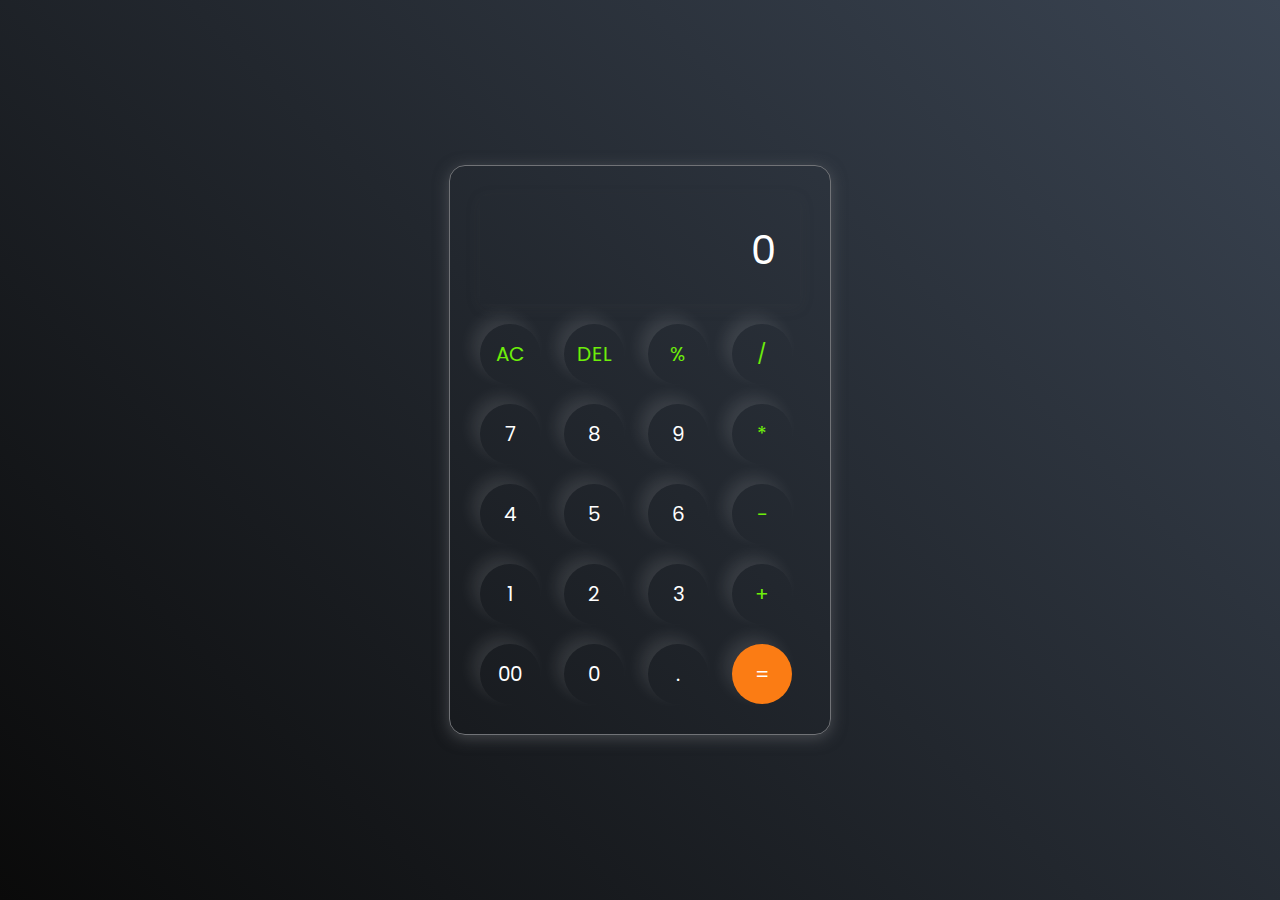
<file: Web-Engineering/calculator/index.html>
<!DOCTYPE html>
<head>
    <title>Calculator Umar Ali</title>
    <link rel="stylesheet" type="text/css" href="styles.css">
    <script src="script.js"></script>
</head>
  <body>
    <div class="container">
      <div class="calculator">
        <input type="text" id="inputBox" placeholder="0" />
        <div>
          <button class="button operator">AC</button>
          <button class="button operator">DEL</button>
          <button class="button operator">%</button>
          <button class="button operator">/</button>
        </div>
        <div>
          <button class="button">7</button>
          <button class="button">8</button>
          <button class="button">9</button>
          <button class="button operator">*</button>
        </div>
        <div>
          <button class="button">4</button>
          <button class="button">5</button>
          <button class="button">6</button>
          <button class="button operator">-</button>
        </div>
        <div>
          <button class="button">1</button>
          <button class="button">2</button>
          <button class="button">3</button>
          <button class="button operator">+</button>
        </div>

        <div>
          <button class="button">00</button>
          <button class="button">0</button>
          <button class="button">.</button>
          <button class="button equalBtn">=</button>
        </div>
      </div>
    </div>

    
  </body>
</html>
</file>
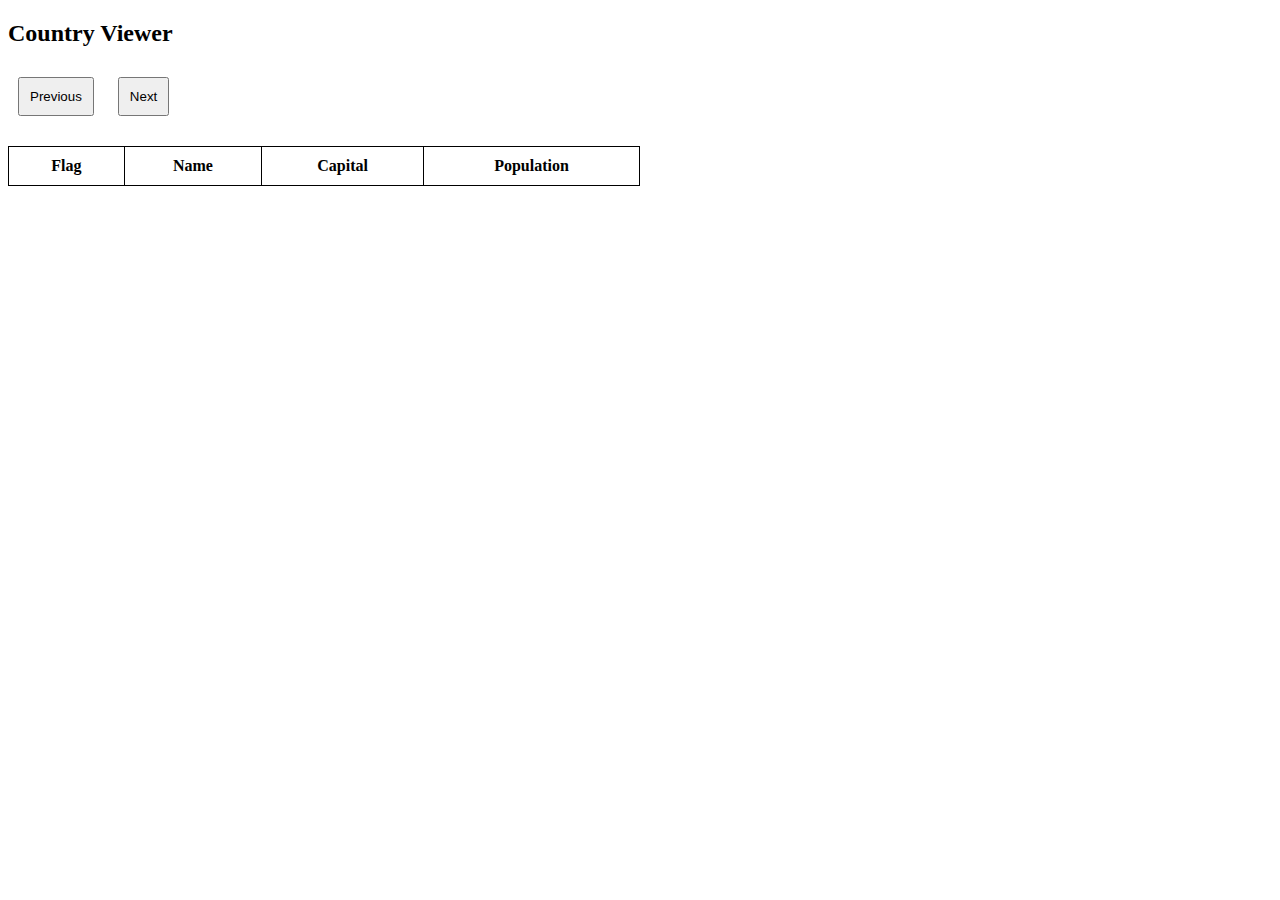
<file: Web-Engineering/CountryAPI/index.html>
<!DOCTYPE html>
<html lang="en">
<head>
    <meta charset="UTF-8">
    <meta name="viewport" content="width=device-width, initial-scale=1.0">
    <script src="script.js"></script>
    <title>Country Viewer</title>
    <style>
        table { width: 50%; border-collapse: collapse; margin-top: 20px; }
        th, td { border: 1px solid black; padding: 10px; text-align: center; }
        img { border: 1px solid #ddd; border-radius: 5px; }
        button { margin: 10px; padding: 10px; cursor: pointer; }
    </style>
</head>
<body>

    <h2>Country Viewer</h2>
    <button onclick="prevCountry()">Previous</button>
    <button onclick="nextCountry()">Next</button>

    <table id="countryTable">
        <thead>
            <tr>
                <th>Flag</th>
                <th>Name</th>
                <th>Capital</th>
                <th>Population</th>
            </tr>
        </thead>
        <tbody>
            
        </tbody>
    </table>
</file>
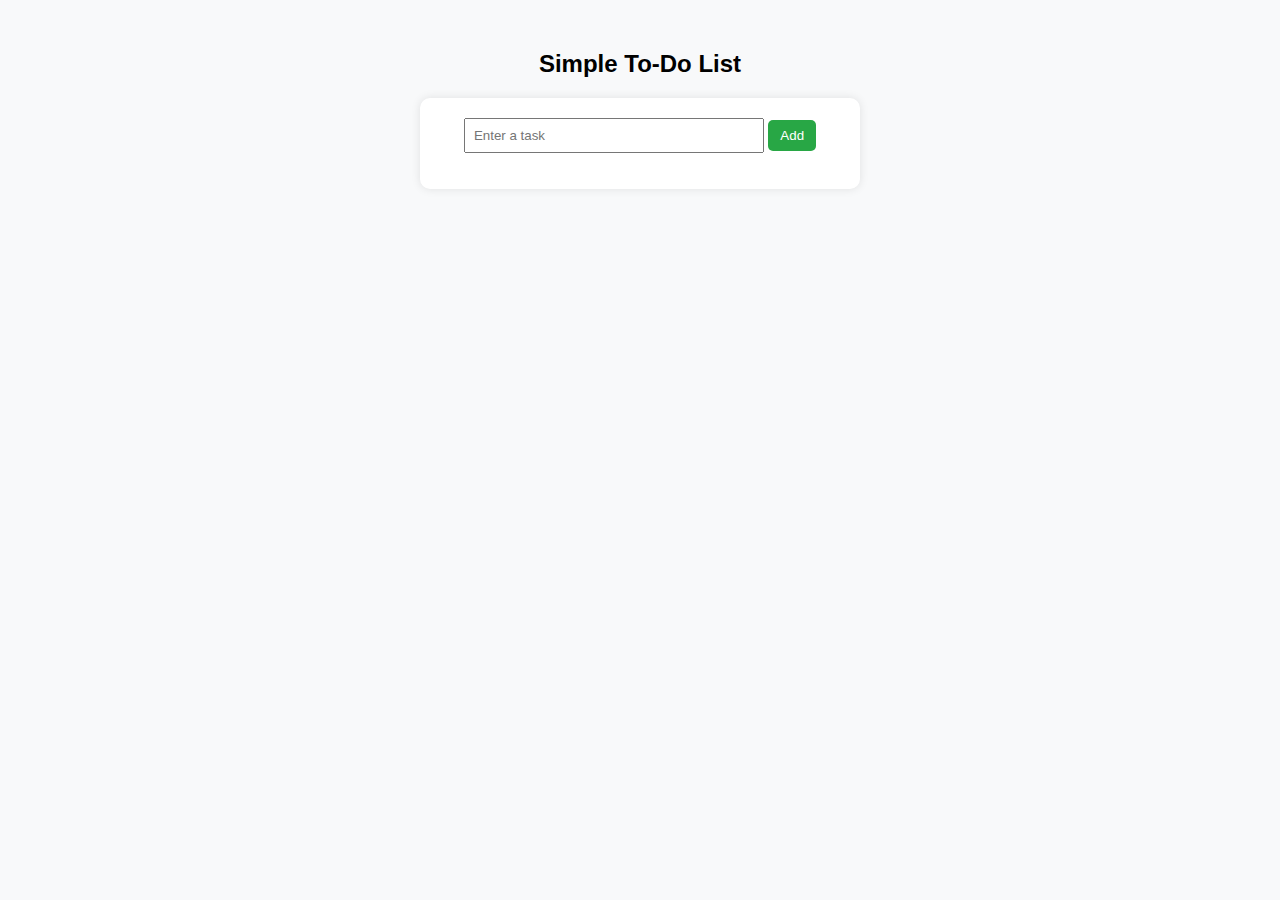
<file: Web-Engineering/dynamic-todo-list/index.html>
<!DOCTYPE html>
<html lang="en">
<head>
    <meta charset="UTF-8">
    <meta name="viewport" content="width=device-width, initial-scale=1.0">
    <title>Simple To-Do List</title>
    <script defer src="index.js"></script>
    <style>
        body {
            font-family: Arial, sans-serif;
            text-align: center;
            margin: 50px;
            background: #f8f9fa;
        }
        #todo-container {
            max-width: 400px;
            margin: auto;
            padding: 20px;
            background: white;
            box-shadow: 0 0 10px rgba(0, 0, 0, 0.1);
            border-radius: 10px;
        }
        input {
            width: 70%;
            padding: 8px;
        }
        button {
            padding: 8px 12px;
            cursor: pointer;
            border: none;
            border-radius: 5px;
        }
        #addBtn {
            background: #28a745;
            color: white;
        }
        ul {
            list-style: none;
            padding: 0;
        }
        li {
            background: #f4f4f4;
            margin: 5px 0;
            padding: 10px;
            display: flex;
            justify-content: space-between;
            align-items: center;
            border-radius: 5px;
        }
        li:hover {
            background: #e2e6ea;
        }
        .completed {
            text-decoration: line-through;
            color: grey;
        }
        .btn {
            margin-left: 10px;
            padding: 5px;
            cursor: pointer;
            border: none;
            border-radius: 3px;
        }
        .completeBtn {
            background: #007bff;
            color: white;
        }
        .deleteBtn {
            background: #dc3545;
            color: white;
        }
    </style>
</head>
<body>
    <h2>Simple To-Do List</h2>
    <div id="todo-container">
        <input type="text" id="taskInput" placeholder="Enter a task">
        <button id="addBtn">Add</button>
        <ul id="taskList"></ul>
    </div>
</body>
</html>
</file>
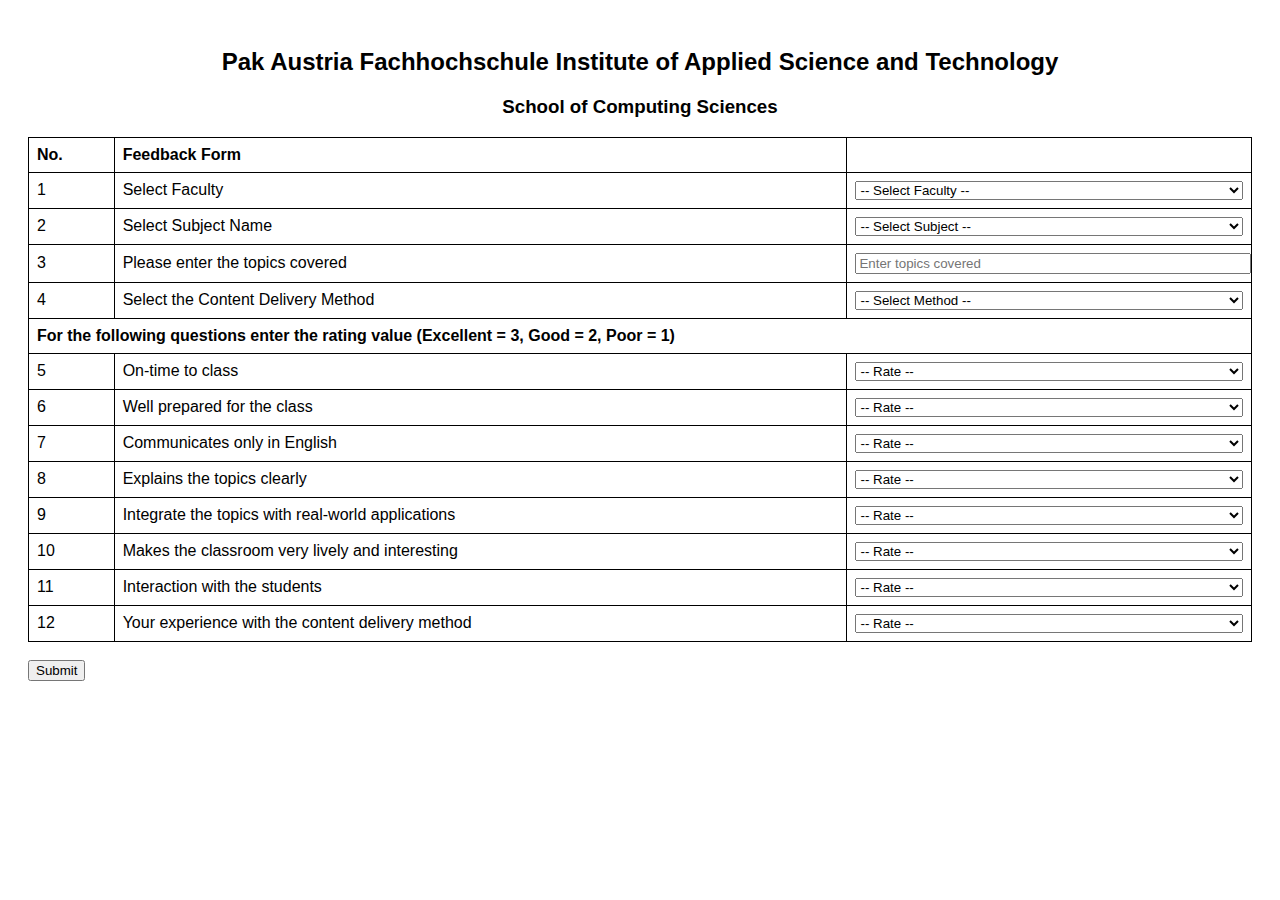
<file: Web-Engineering/Lab 11/index.html>
<!DOCTYPE html>
<html lang="en">
<head>
    <meta charset="UTF-8">
    <meta name="viewport" content="width=device-width, initial-scale=1.0">
    <title>Teacher Survey Feedback Form</title>
    <link rel="stylesheet" href="assets/styles.css">
</head>
<body>
    <h2 style="text-align:center">Pak Austria Fachhochschule Institute of Applied Science and Technology</h2>
    <h3 style="text-align:center">School of Computing Sciences</h3>

    <form action="process.php" method="POST">
        <table>
            <tr>
                <th>No.</th>
                <th>Feedback Form</th>
                <th></th>
            </tr>

            <tr>
                <td>1</td>
                <td>Select Faculty</td>
                <td>
                    <select name="faculty">
                        <option value="">-- Select Faculty --</option>
                        <option>Syed Adil Ibrar</option>
                        <option>Malik Nabeel Ahmed</option>
                        <option>Adnan Shah</option>
                        <option>Asif Khan</option>
                    </select>
                </td>
            </tr>

            <tr>
                <td>2</td>
                <td>Select Subject Name</td>
                <td>
                    <select name="subject">
                        <option value="">-- Select Subject --</option>
                        <option>Computer Networks</option>
                        <option>Database Systems</option>
                        <option>Operating Systems</option>
                    </select>
                </td>
            </tr>

            <tr>
                <td>3</td>
                <td>Please enter the topics covered</td>
                <td><input type="text" name="topics" placeholder="Enter topics covered"></td>
            </tr>

            <tr>
                <td>4</td>
                <td>Select the Content Delivery Method</td>
                <td>
                    <select name="content_delivery_method"> <!-- Change here -->
                        <option value="">-- Select Method --</option>
                        <option>Presentation</option>
                        <option>Practical Implementation</option>
                        <option>Projects</option>
                    </select>
                </td>
            </tr>
            

            <tr>
                <td colspan="3"><b>For the following questions enter the rating value (Excellent = 3, Good = 2, Poor = 1)</b></td>
            </tr>

            
            <tr><td>5</td><td>On-time to class</td><td><select name="q1"><option value="">-- Rate --</option><option>3</option><option>2</option><option>1</option></select></td></tr>
            <tr><td>6</td><td>Well prepared for the class</td><td><select name="q2"><option value="">-- Rate --</option><option>3</option><option>2</option><option>1</option></select></td></tr>
            <tr><td>7</td><td>Communicates only in English</td><td><select name="q3"><option value="">-- Rate --</option><option>3</option><option>2</option><option>1</option></select></td></tr>
            <tr><td>8</td><td>Explains the topics clearly</td><td><select name="q4"><option value="">-- Rate --</option><option>3</option><option>2</option><option>1</option></select></td></tr>
            <tr><td>9</td><td>Integrate the topics with real-world applications</td><td><select name="q5"><option value="">-- Rate --</option><option>3</option><option>2</option><option>1</option></select></td></tr>
            <tr><td>10</td><td>Makes the classroom very lively and interesting</td><td><select name="q6"><option value="">-- Rate --</option><option>3</option><option>2</option><option>1</option></select></td></tr>
            <tr><td>11</td><td>Interaction with the students</td><td><select name="q7"><option value="">-- Rate --</option><option>3</option><option>2</option><option>1</option></select></td></tr>
            <tr><td>12</td><td>Your experience with the content delivery method</td><td><select name="q8"><option value="">-- Rate --</option><option>3</option><option>2</option><option>1</option></select></td></tr>
        </table>

        <br>
        <input type="submit" value="Submit">
    </form>

    
    <script src="assets/script.js"></script>
</body>
</html>
</file>
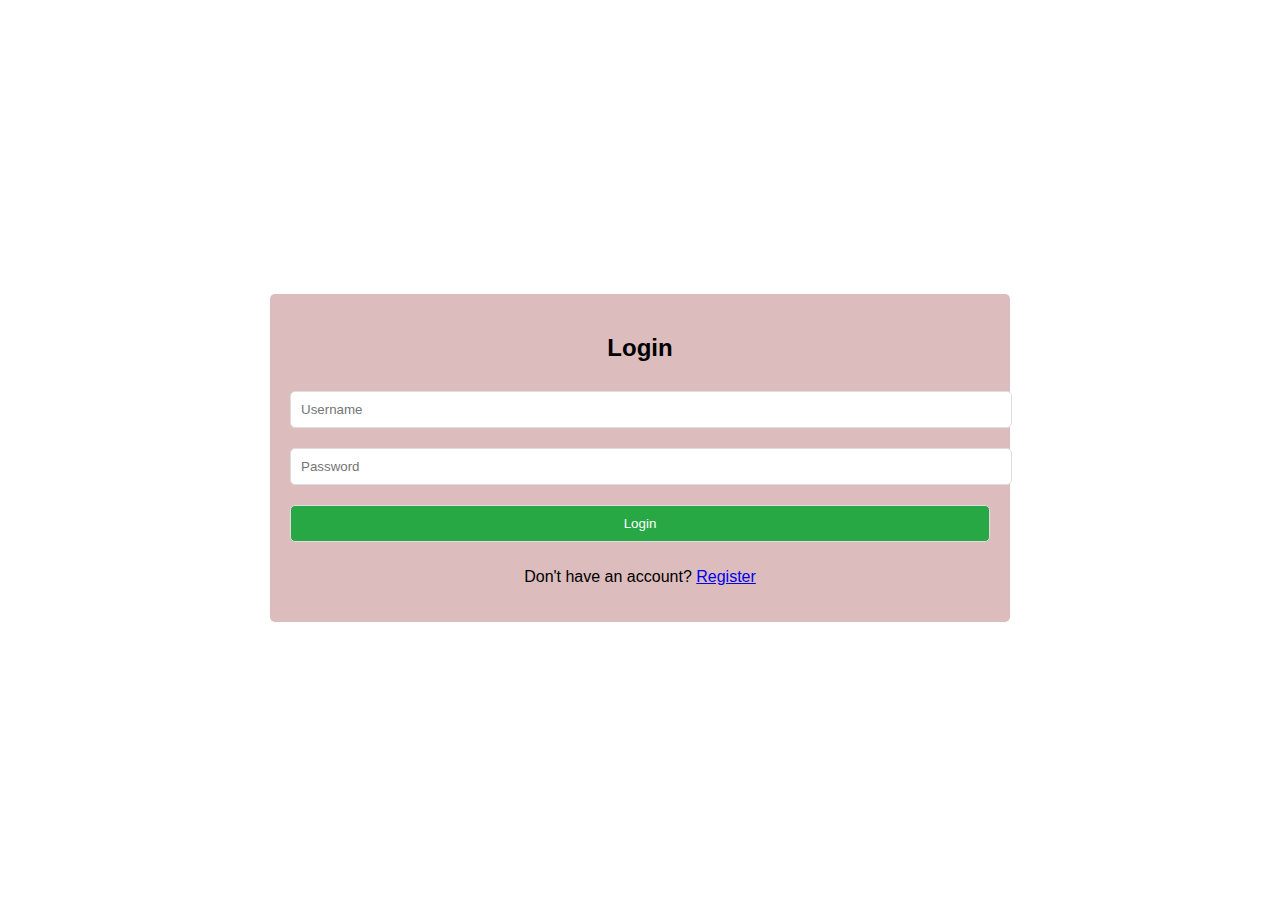
<file: Web-Engineering/registration-login/index.html>
<!DOCTYPE html>
<html>
<head>
    <title>Login</title>
    <link rel="stylesheet" href="styles.css">
</head>
<body>
    <div class="container">
        <h2>Login</h2>
        <form action="login.php" method="POST">
            <input type="text" name="username" placeholder="Username" required>
            <input type="password" name="password" placeholder="Password" required>
            <button type="submit">Login</button>
        </form>
        <p>Don't have an account? <a href="register.html">Register</a></p>
    </div>
</body>
</html>
</file>
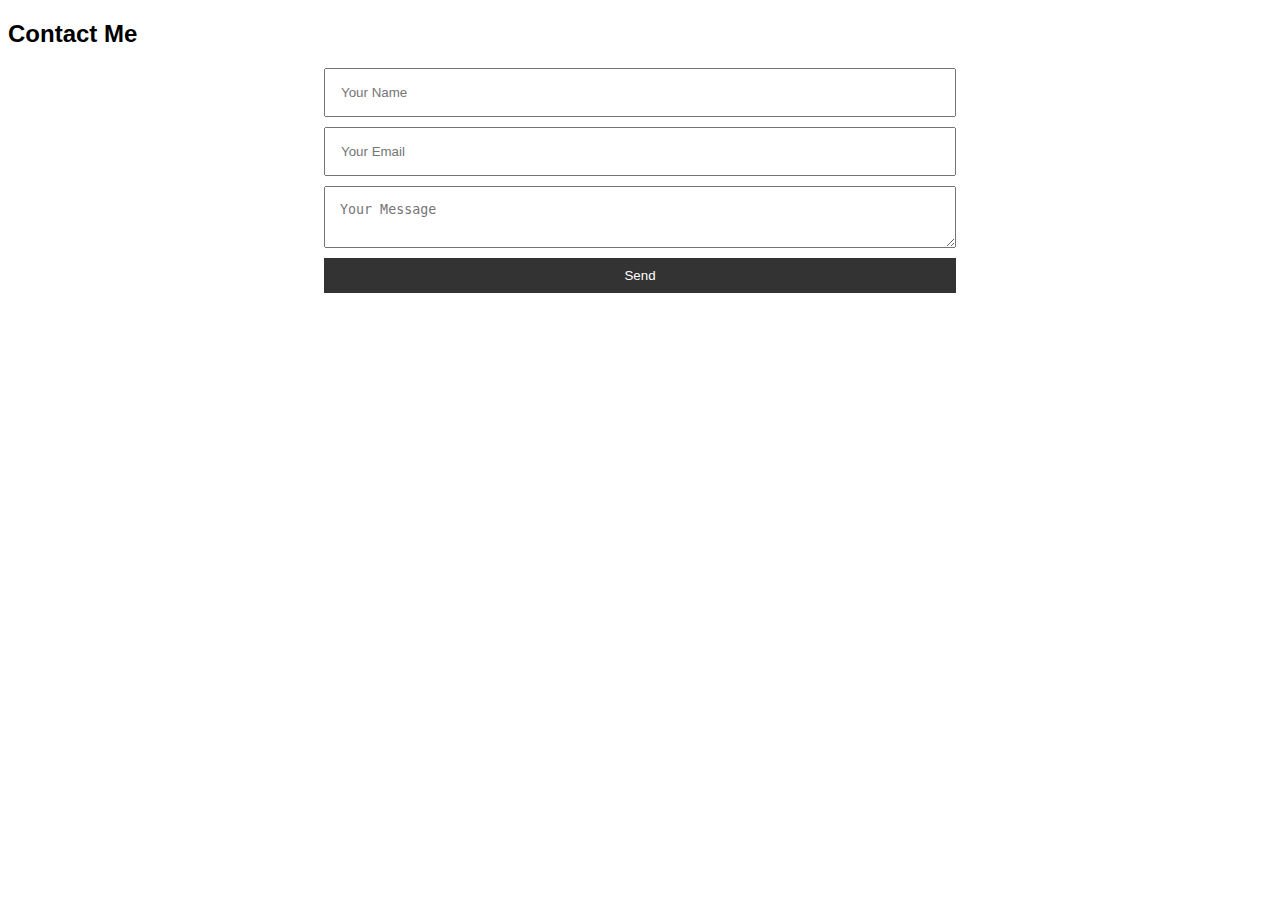
<file: Web-Engineering/Portfolio-website/contact.html>
<!DOCTYPE html>
<html lang="en">
<head>
    <meta charset="UTF-8">
    <meta name="viewport" content="width=device-width, initial-scale=1.0">
    <link rel="stylesheet" href="styles.css">
    <title>Portfolio</title>
    
</head>
<section id="contact">
    <h2>Contact Me</h2>
    <form>
        <input type="text" placeholder="Your Name" required>
        <input type="email" placeholder="Your Email" required>
        <textarea placeholder="Your Message" required></textarea>
        <button type="submit">Send</button>
    </form>
</section>


</html>
</file>
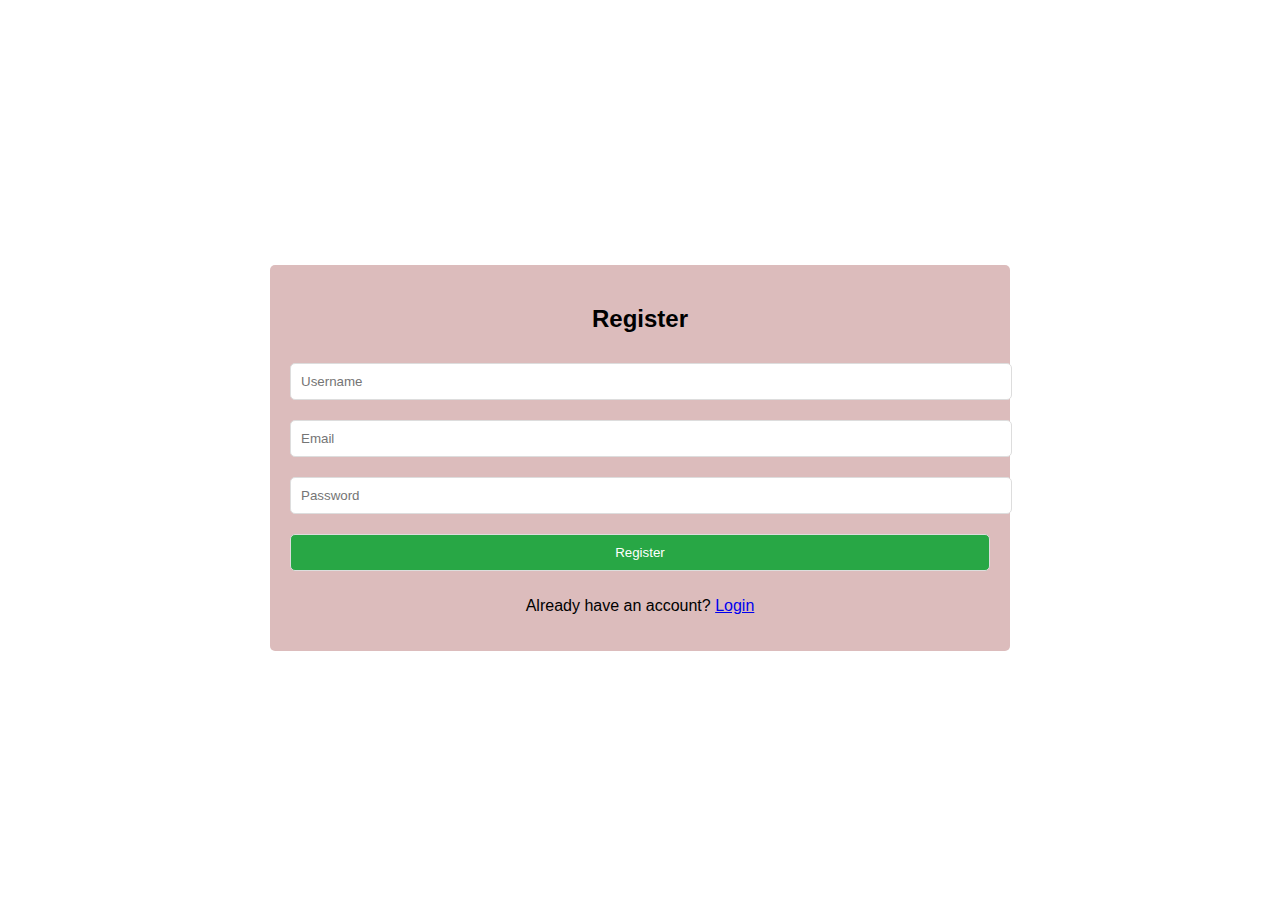
<file: Web-Engineering/registration-login/register.html>
<!DOCTYPE html>
<html>
<head>
    <title>Register</title>
    <link rel="stylesheet" href="styles.css">
</head>
<body>
    <div class="container">
        <h2>Register</h2>
        <form action="register.php" method="POST">
            <input type="text" name="username" placeholder="Username" required>
            <input type="email" name="email" placeholder="Email" required>
            <input type="password" name="password" placeholder="Password" required>
            <button type="submit">Register</button>
        </form>
        <p>Already have an account? <a href="index.html">Login</a></p>
    </div>
</body>
</html>
</file>
<file: Web-Engineering/calculator/styles.css>
@import url('https://fonts.googleapis.com/css2?family=Poppins:wght@500&display=swap');

*{
    margin: 0;
    padding: 0;
    box-sizing: border-box;
    font-family: 'Poppins', sans-serif;
}

body{
    width: 100%;
    height: 100vh;
    display: flex;
    justify-content: center;
    align-items: center;
    background: linear-gradient(45deg, #0a0a0a, #3a4452);
}

.calculator{
    border: 1px solid #717377;
    padding: 20px;
    border-radius: 16px;
    background: transparent;
    box-shadow: 0px 3px 15px rgba(113, 115, 119, 0.5);

}

input{
    width: 320px;
    border: none;
    padding: 24px;
    margin: 10px;
    background: transparent;
    box-shadow: 0px 3px 15px rgba(84, 84, 84, 0.1);
    font-size: 40px;
    text-align: right;
    cursor: pointer;
    color: #ffffff;
}

input::placeholder{
    color: #ffffff;
}

button{
    border: none;
    width: 60px;
    height: 60px;
    margin: 10px;
    border-radius: 50%;
    background: transparent;
    color: #ffffff;
    font-size: 20px;
    box-shadow: -8px -8px 15px rgba(255, 255, 255, 0.1);
    cursor: pointer;
}

.equalBtn{
    background-color: #fb7c14;
}

.operator{
    color: #6dee0a;
}
</file>
<file: Web-Engineering/Lab 11/assets/styles.css>
body {
    font-family: Arial, sans-serif;
    padding: 20px;
}
table {
    width: 100%;
    border-collapse: collapse;
}
td, th {
    border: 1px solid #000;
    padding: 8px;
    text-align: left;
}
input[type="text"], select {
    width: 100%;
}
</file>
<file: Web-Engineering/registration-login/styles.css>
body {
    font-family: Arial, sans-serif;
    display: flex;
    justify-content: center;
    align-items: center;
    height: 100vh;
    background-color: white;
}
.container {
    background:rgb(220, 188, 188);
    padding: 20px;
    width: 700px;
    border-radius: 5px;
    text-align: center;
}
input, button {
    width: 100%;
    padding: 10px;
    margin: 10px 0;
    border: 1px solid #ddd;
    border-radius: 5px;
}
button {
    background: #28a745;
    color: white;
    cursor: pointer;
}
button:hover {
    background: #218838;
}
</file>
<file: Web-Engineering/Portfolio-website/styles.css>
body {
font-family: Arial, sans-serif;
}
header {
background: #333;
color: white;
padding: 15px;
text-align: center;
}
nav ul {
list-style: none;
padding: 10px;
text-align: center;
}
nav ul li {
display: inline;
margin: 0 15px;
}
nav ul li a {
color: white;
text-decoration: none;
}
.container {
width: 80%;
margin: auto;
padding: 20px;
}
.projects {
display: grid;
grid-template-columns: repeat(auto-fit, minmax(250px, 1fr));
gap: 50px;
}
.project {
background: #f4f4f4;
padding: 15px;
text-align: center;
border-radius: 5px;
}
.project img {
width: 100%;
height: auto;
border-radius: 5px;
}
.project a {
display: block;
margin-top: 10px;
color: #333;
text-decoration: none;
font-weight: bold;
}
form {
display: flex;
flex-direction: column;
width: 50%;
margin: auto;
}
input, textarea {
margin-bottom: 10px;
padding: 15px;
}
button {
background: #333;
color: white;
padding: 10px;
border: none;
cursor: pointer;
}
</file>
